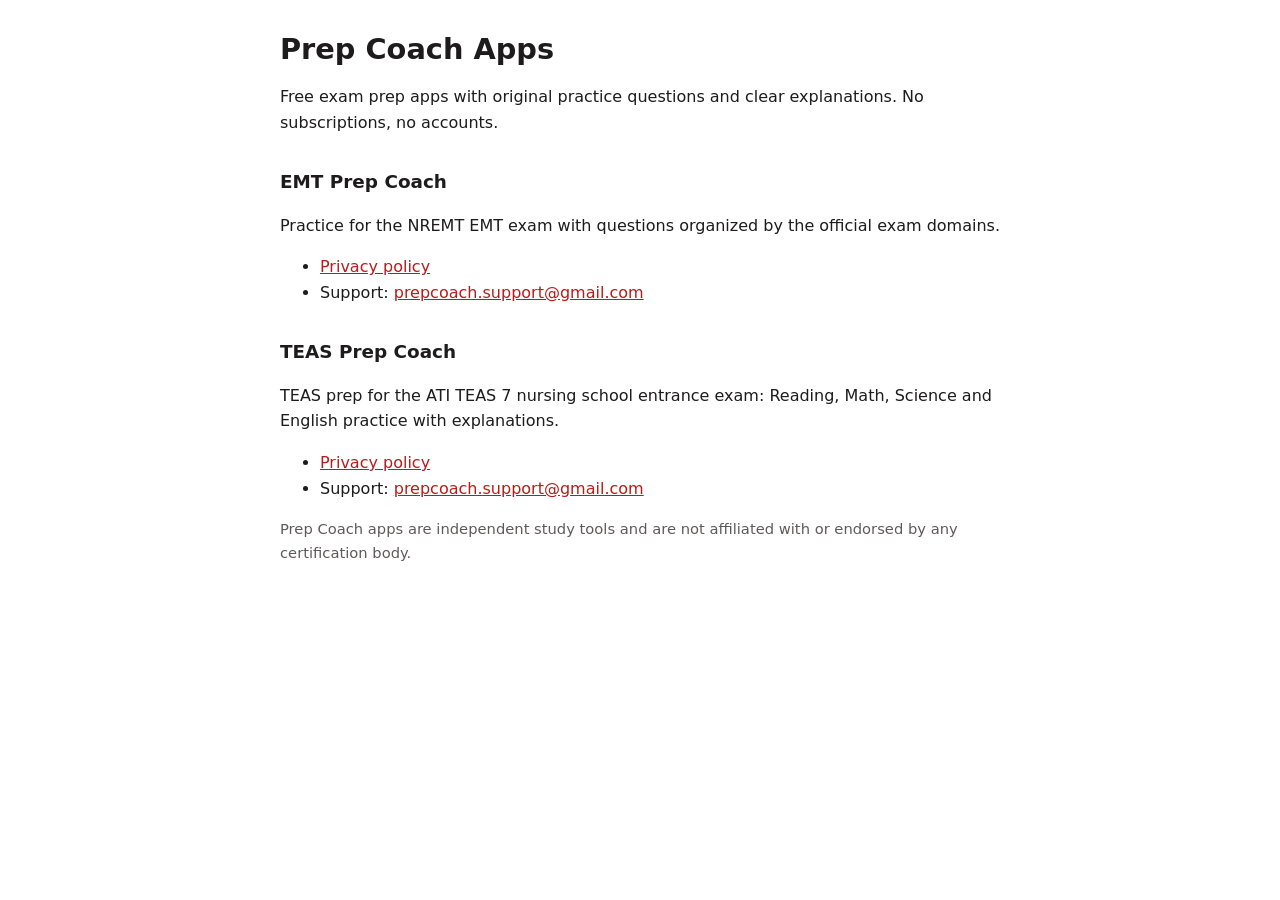
<file: index.html>
<!doctype html>
<html lang="en">
<head>
<meta charset="utf-8">
<meta name="viewport" content="width=device-width, initial-scale=1">
<title>Prep Coach Apps</title>
<meta name="description" content="Free, ad-supported exam prep apps for EMT, TEAS and other exams.">
<link rel="stylesheet" href="style.css">
</head>
<body>
<main>
<h1>Prep Coach Apps</h1>
<p>Free exam prep apps with original practice questions and clear explanations. No subscriptions, no accounts.</p>

<h2>EMT Prep Coach</h2>
<p>Practice for the NREMT EMT exam with questions organized by the official exam domains.</p>
<ul>
<li><a href="emt/privacy/">Privacy policy</a></li>
<li>Support: <a href="mailto:prepcoach.support@gmail.com">prepcoach.support@gmail.com</a></li>
</ul>
<h2>TEAS Prep Coach</h2>
<p>TEAS prep for the ATI TEAS 7 nursing school entrance exam: Reading, Math, Science and English practice with explanations.</p>
<ul>
<li><a href="teas/privacy/">Privacy policy</a></li>
<li>Support: <a href="mailto:prepcoach.support@gmail.com">prepcoach.support@gmail.com</a></li>
</ul>

<p class="muted">Prep Coach apps are independent study tools and are not affiliated with or endorsed by any certification body.</p>
</main>
</body>
</html>
</file>
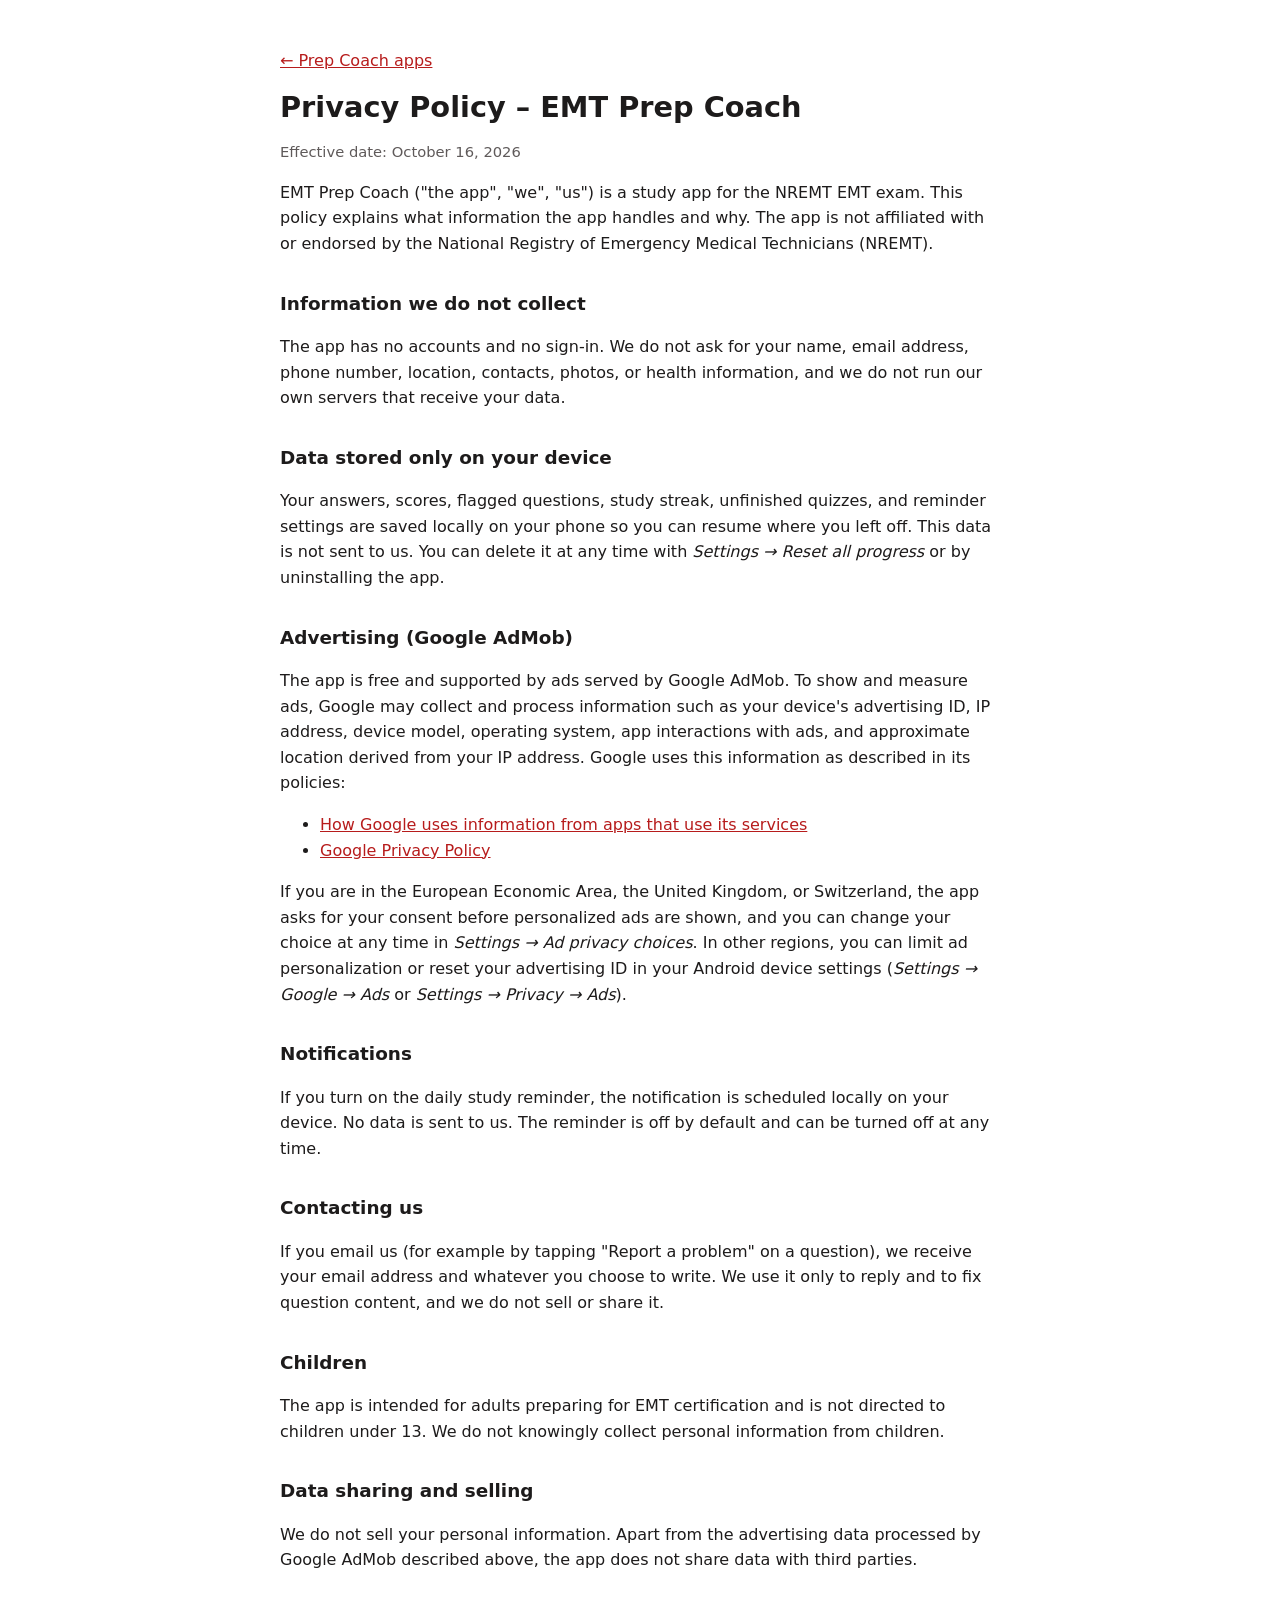
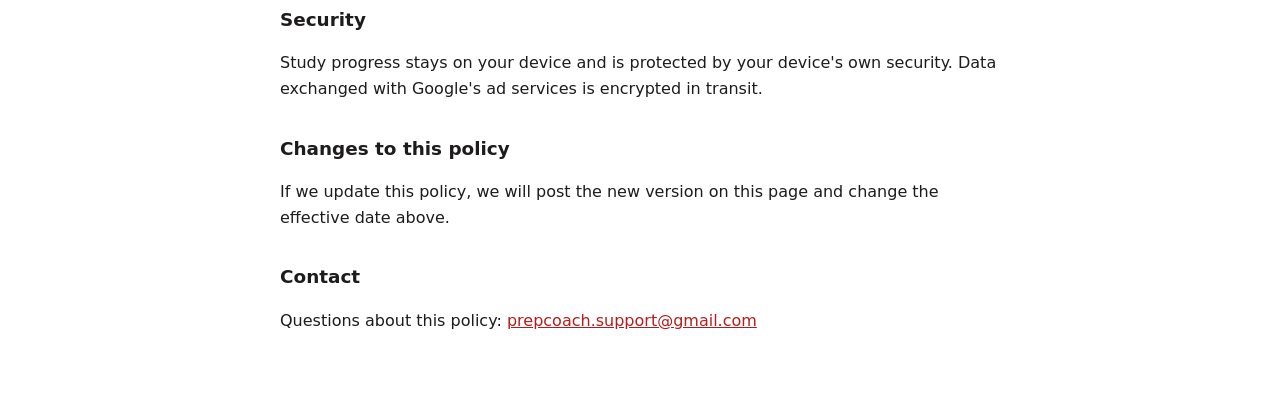
<file: emt/privacy/index.html>
<!doctype html>
<html lang="en">
<head>
<meta charset="utf-8">
<meta name="viewport" content="width=device-width, initial-scale=1">
<title>Privacy Policy – EMT Prep Coach</title>
<meta name="description" content="Privacy policy for the EMT Prep Coach Android app.">
<link rel="stylesheet" href="../../style.css">
</head>
<body>
<main>
<p><a href="../../">← Prep Coach apps</a></p>
<h1>Privacy Policy – EMT Prep Coach</h1>
<p class="muted">Effective date: October 16, 2026</p>

<p>EMT Prep Coach ("the app", "we", "us") is a study app for the NREMT EMT exam. This policy explains what information the app handles and why. The app is not affiliated with or endorsed by the National Registry of Emergency Medical Technicians (NREMT).</p>

<h2>Information we do not collect</h2>
<p>The app has no accounts and no sign-in. We do not ask for your name, email address, phone number, location, contacts, photos, or health information, and we do not run our own servers that receive your data.</p>

<h2>Data stored only on your device</h2>
<p>Your answers, scores, flagged questions, study streak, unfinished quizzes, and reminder settings are saved locally on your phone so you can resume where you left off. This data is not sent to us. You can delete it at any time with <em>Settings → Reset all progress</em> or by uninstalling the app.</p>

<h2>Advertising (Google AdMob)</h2>
<p>The app is free and supported by ads served by Google AdMob. To show and measure ads, Google may collect and process information such as your device's advertising ID, IP address, device model, operating system, app interactions with ads, and approximate location derived from your IP address. Google uses this information as described in its policies:</p>
<ul>
<li><a href="https://policies.google.com/technologies/partner-sites">How Google uses information from apps that use its services</a></li>
<li><a href="https://policies.google.com/privacy">Google Privacy Policy</a></li>
</ul>
<p>If you are in the European Economic Area, the United Kingdom, or Switzerland, the app asks for your consent before personalized ads are shown, and you can change your choice at any time in <em>Settings → Ad privacy choices</em>. In other regions, you can limit ad personalization or reset your advertising ID in your Android device settings (<em>Settings → Google → Ads</em> or <em>Settings → Privacy → Ads</em>).</p>

<h2>Notifications</h2>
<p>If you turn on the daily study reminder, the notification is scheduled locally on your device. No data is sent to us. The reminder is off by default and can be turned off at any time.</p>

<h2>Contacting us</h2>
<p>If you email us (for example by tapping "Report a problem" on a question), we receive your email address and whatever you choose to write. We use it only to reply and to fix question content, and we do not sell or share it.</p>

<h2>Children</h2>
<p>The app is intended for adults preparing for EMT certification and is not directed to children under 13. We do not knowingly collect personal information from children.</p>

<h2>Data sharing and selling</h2>
<p>We do not sell your personal information. Apart from the advertising data processed by Google AdMob described above, the app does not share data with third parties.</p>

<h2>Security</h2>
<p>Study progress stays on your device and is protected by your device's own security. Data exchanged with Google's ad services is encrypted in transit.</p>

<h2>Changes to this policy</h2>
<p>If we update this policy, we will post the new version on this page and change the effective date above.</p>

<h2>Contact</h2>
<p>Questions about this policy: <a href="mailto:prepcoach.support@gmail.com">prepcoach.support@gmail.com</a></p>
</main>
</body>
</html>
</file>
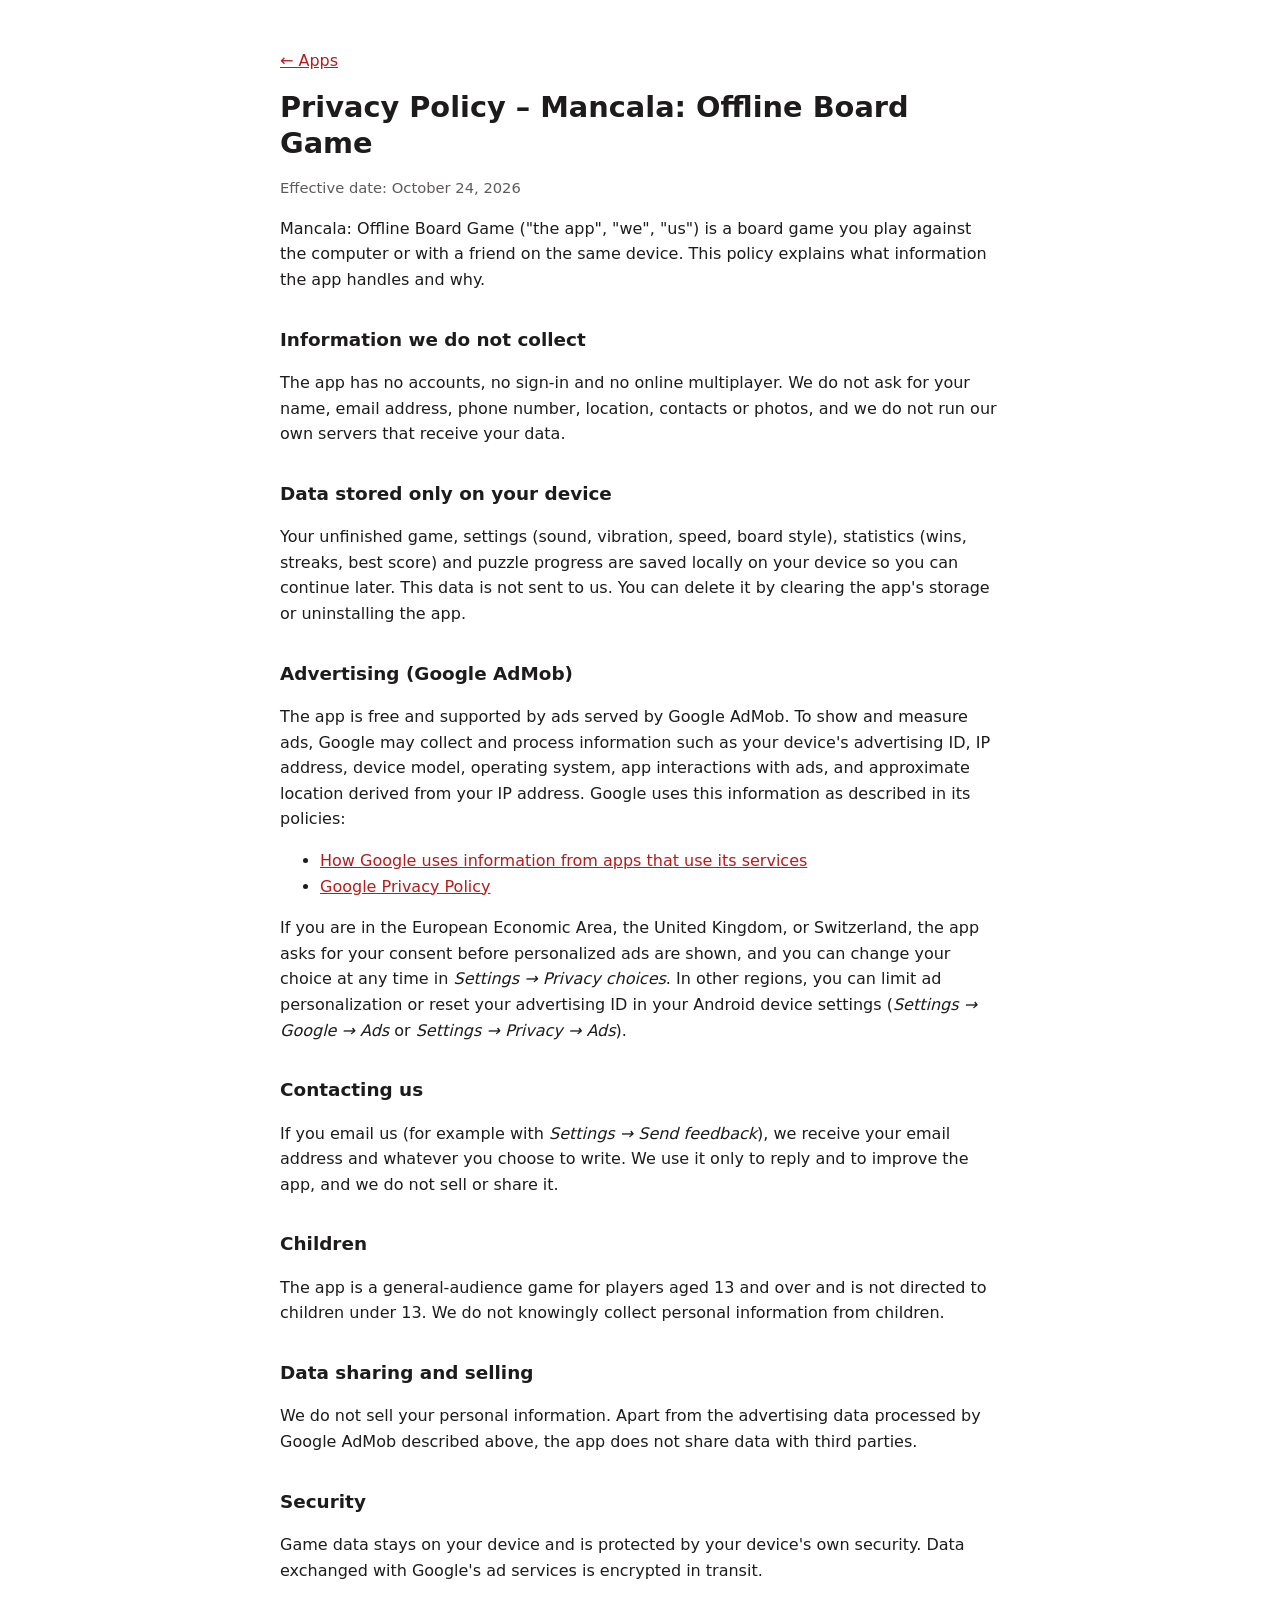
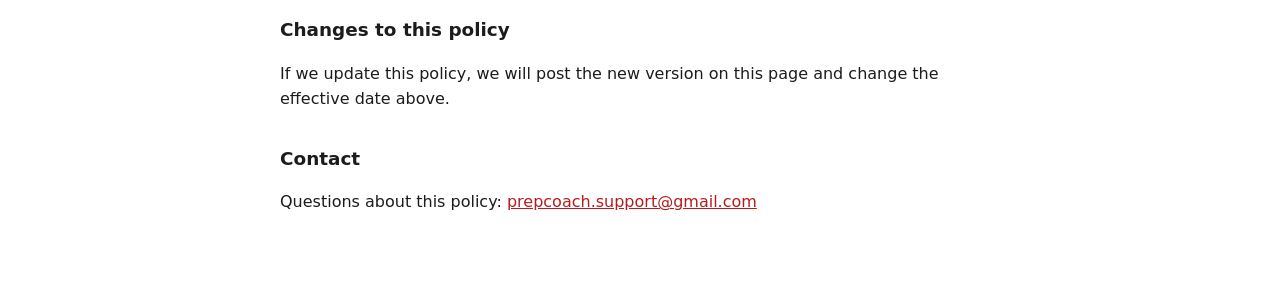
<file: mancala/privacy/index.html>
<!doctype html>
<html lang="en">
<head>
<meta charset="utf-8">
<meta name="viewport" content="width=device-width, initial-scale=1">
<title>Privacy Policy – Mancala: Offline Board Game</title>
<meta name="description" content="Privacy policy for the Mancala: Offline Board Game Android app.">
<link rel="stylesheet" href="../../style.css">
</head>
<body>
<main>
<p><a href="../../">← Apps</a></p>
<h1>Privacy Policy – Mancala: Offline Board Game</h1>
<p class="muted">Effective date: October 24, 2026</p>

<p>Mancala: Offline Board Game ("the app", "we", "us") is a board game you play against the computer or with a friend on the same device. This policy explains what information the app handles and why.</p>

<h2>Information we do not collect</h2>
<p>The app has no accounts, no sign-in and no online multiplayer. We do not ask for your name, email address, phone number, location, contacts or photos, and we do not run our own servers that receive your data.</p>

<h2>Data stored only on your device</h2>
<p>Your unfinished game, settings (sound, vibration, speed, board style), statistics (wins, streaks, best score) and puzzle progress are saved locally on your device so you can continue later. This data is not sent to us. You can delete it by clearing the app's storage or uninstalling the app.</p>

<h2>Advertising (Google AdMob)</h2>
<p>The app is free and supported by ads served by Google AdMob. To show and measure ads, Google may collect and process information such as your device's advertising ID, IP address, device model, operating system, app interactions with ads, and approximate location derived from your IP address. Google uses this information as described in its policies:</p>
<ul>
<li><a href="https://policies.google.com/technologies/partner-sites">How Google uses information from apps that use its services</a></li>
<li><a href="https://policies.google.com/privacy">Google Privacy Policy</a></li>
</ul>
<p>If you are in the European Economic Area, the United Kingdom, or Switzerland, the app asks for your consent before personalized ads are shown, and you can change your choice at any time in <em>Settings → Privacy choices</em>. In other regions, you can limit ad personalization or reset your advertising ID in your Android device settings (<em>Settings → Google → Ads</em> or <em>Settings → Privacy → Ads</em>).</p>

<h2>Contacting us</h2>
<p>If you email us (for example with <em>Settings → Send feedback</em>), we receive your email address and whatever you choose to write. We use it only to reply and to improve the app, and we do not sell or share it.</p>

<h2>Children</h2>
<p>The app is a general-audience game for players aged 13 and over and is not directed to children under 13. We do not knowingly collect personal information from children.</p>

<h2>Data sharing and selling</h2>
<p>We do not sell your personal information. Apart from the advertising data processed by Google AdMob described above, the app does not share data with third parties.</p>

<h2>Security</h2>
<p>Game data stays on your device and is protected by your device's own security. Data exchanged with Google's ad services is encrypted in transit.</p>

<h2>Changes to this policy</h2>
<p>If we update this policy, we will post the new version on this page and change the effective date above.</p>

<h2>Contact</h2>
<p>Questions about this policy: <a href="mailto:prepcoach.support@gmail.com">prepcoach.support@gmail.com</a></p>
</main>
</body>
</html>
</file>
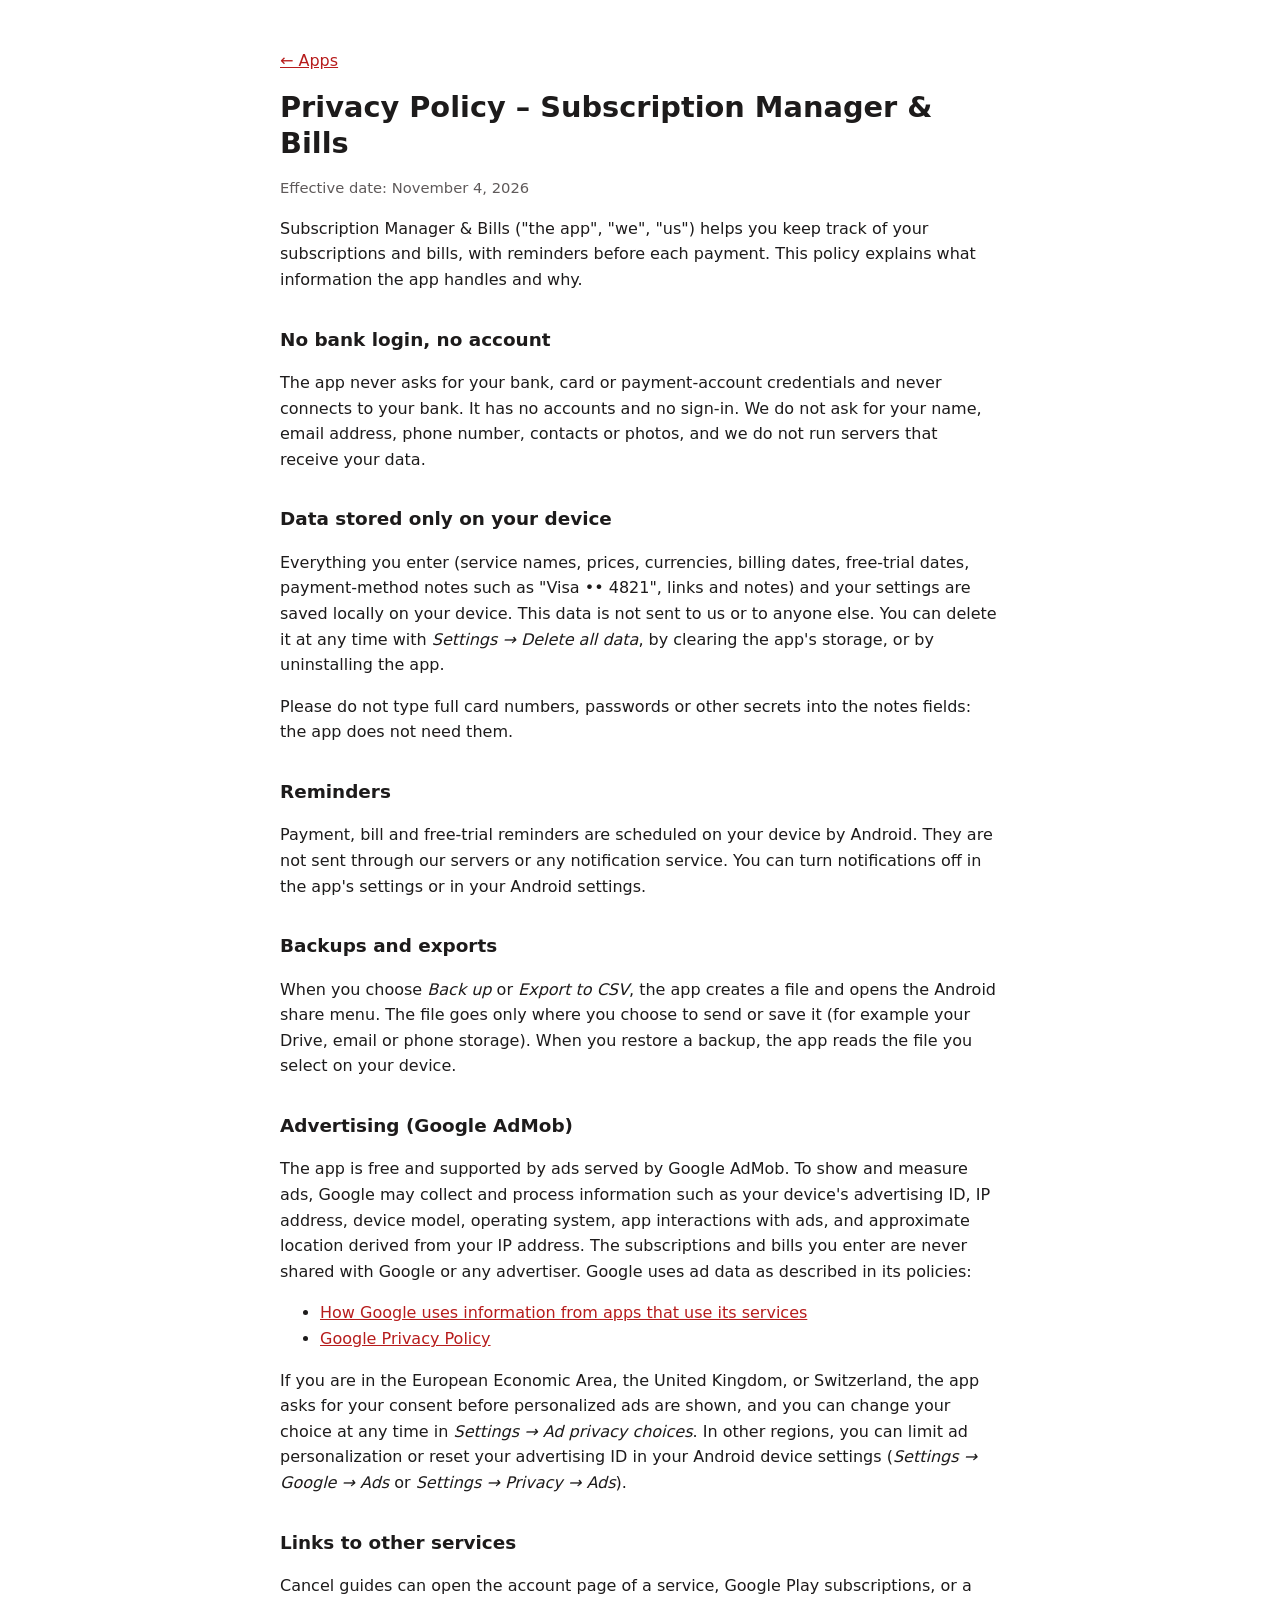
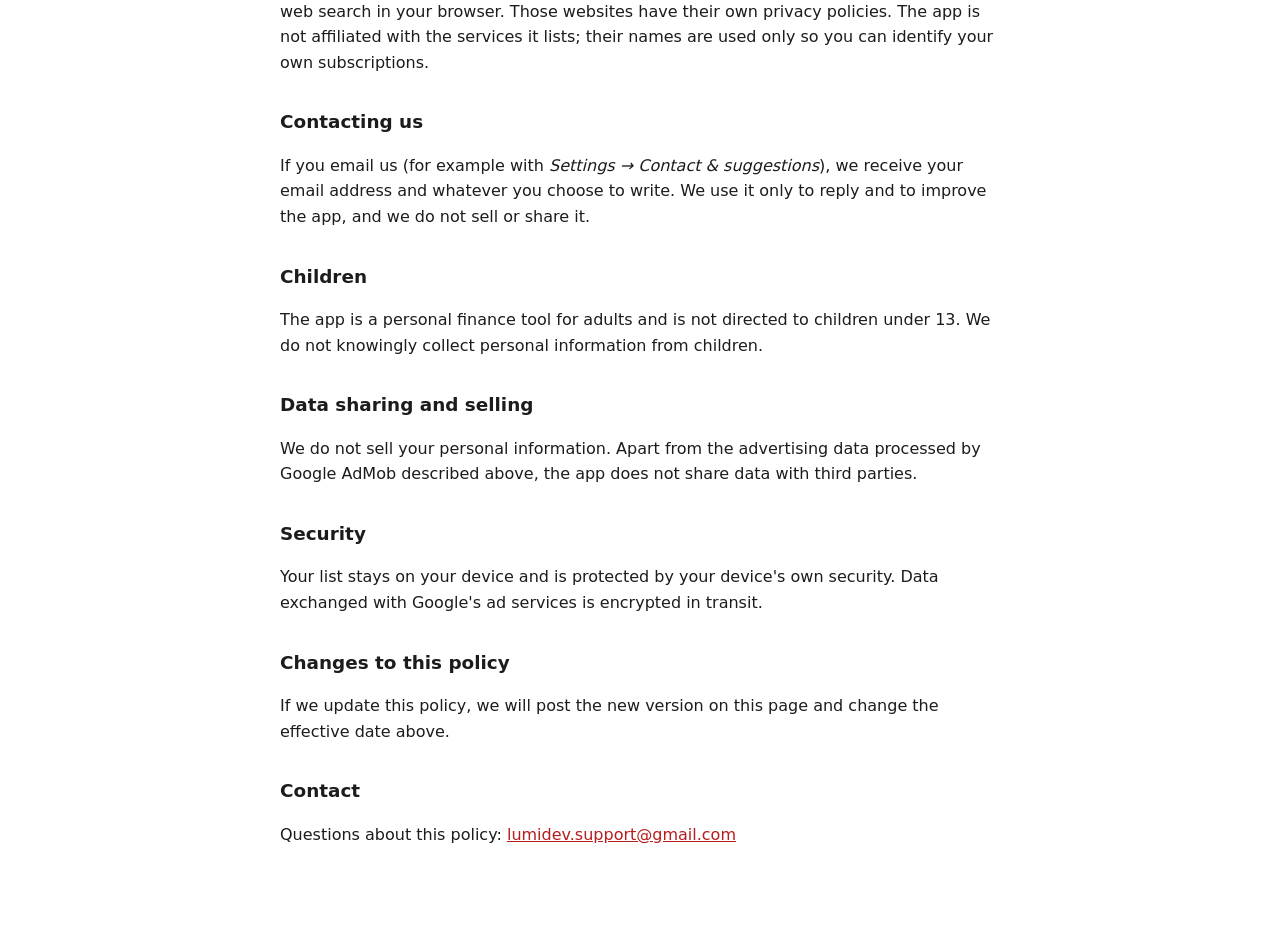
<file: subscriptions/privacy/index.html>
<!doctype html>
<html lang="en">
<head>
<meta charset="utf-8">
<meta name="viewport" content="width=device-width, initial-scale=1">
<title>Privacy Policy – Subscription Manager &amp; Bills</title>
<meta name="description" content="Privacy policy for the Subscription Manager &amp; Bills Android app.">
<link rel="stylesheet" href="../../style.css">
</head>
<body>
<main>
<p><a href="../../">← Apps</a></p>
<h1>Privacy Policy – Subscription Manager &amp; Bills</h1>
<p class="muted">Effective date: November 4, 2026</p>

<p>Subscription Manager &amp; Bills ("the app", "we", "us") helps you keep track of your subscriptions and bills, with reminders before each payment. This policy explains what information the app handles and why.</p>

<h2>No bank login, no account</h2>
<p>The app never asks for your bank, card or payment-account credentials and never connects to your bank. It has no accounts and no sign-in. We do not ask for your name, email address, phone number, contacts or photos, and we do not run servers that receive your data.</p>

<h2>Data stored only on your device</h2>
<p>Everything you enter (service names, prices, currencies, billing dates, free-trial dates, payment-method notes such as "Visa •• 4821", links and notes) and your settings are saved locally on your device. This data is not sent to us or to anyone else. You can delete it at any time with <em>Settings → Delete all data</em>, by clearing the app's storage, or by uninstalling the app.</p>
<p>Please do not type full card numbers, passwords or other secrets into the notes fields: the app does not need them.</p>

<h2>Reminders</h2>
<p>Payment, bill and free-trial reminders are scheduled on your device by Android. They are not sent through our servers or any notification service. You can turn notifications off in the app's settings or in your Android settings.</p>

<h2>Backups and exports</h2>
<p>When you choose <em>Back up</em> or <em>Export to CSV</em>, the app creates a file and opens the Android share menu. The file goes only where you choose to send or save it (for example your Drive, email or phone storage). When you restore a backup, the app reads the file you select on your device.</p>

<h2>Advertising (Google AdMob)</h2>
<p>The app is free and supported by ads served by Google AdMob. To show and measure ads, Google may collect and process information such as your device's advertising ID, IP address, device model, operating system, app interactions with ads, and approximate location derived from your IP address. The subscriptions and bills you enter are never shared with Google or any advertiser. Google uses ad data as described in its policies:</p>
<ul>
<li><a href="https://policies.google.com/technologies/partner-sites">How Google uses information from apps that use its services</a></li>
<li><a href="https://policies.google.com/privacy">Google Privacy Policy</a></li>
</ul>
<p>If you are in the European Economic Area, the United Kingdom, or Switzerland, the app asks for your consent before personalized ads are shown, and you can change your choice at any time in <em>Settings → Ad privacy choices</em>. In other regions, you can limit ad personalization or reset your advertising ID in your Android device settings (<em>Settings → Google → Ads</em> or <em>Settings → Privacy → Ads</em>).</p>

<h2>Links to other services</h2>
<p>Cancel guides can open the account page of a service, Google Play subscriptions, or a web search in your browser. Those websites have their own privacy policies. The app is not affiliated with the services it lists; their names are used only so you can identify your own subscriptions.</p>

<h2>Contacting us</h2>
<p>If you email us (for example with <em>Settings → Contact &amp; suggestions</em>), we receive your email address and whatever you choose to write. We use it only to reply and to improve the app, and we do not sell or share it.</p>

<h2>Children</h2>
<p>The app is a personal finance tool for adults and is not directed to children under 13. We do not knowingly collect personal information from children.</p>

<h2>Data sharing and selling</h2>
<p>We do not sell your personal information. Apart from the advertising data processed by Google AdMob described above, the app does not share data with third parties.</p>

<h2>Security</h2>
<p>Your list stays on your device and is protected by your device's own security. Data exchanged with Google's ad services is encrypted in transit.</p>

<h2>Changes to this policy</h2>
<p>If we update this policy, we will post the new version on this page and change the effective date above.</p>

<h2>Contact</h2>
<p>Questions about this policy: <a href="mailto:lumidev.support@gmail.com">lumidev.support@gmail.com</a></p>
</main>
</body>
</html>
</file>
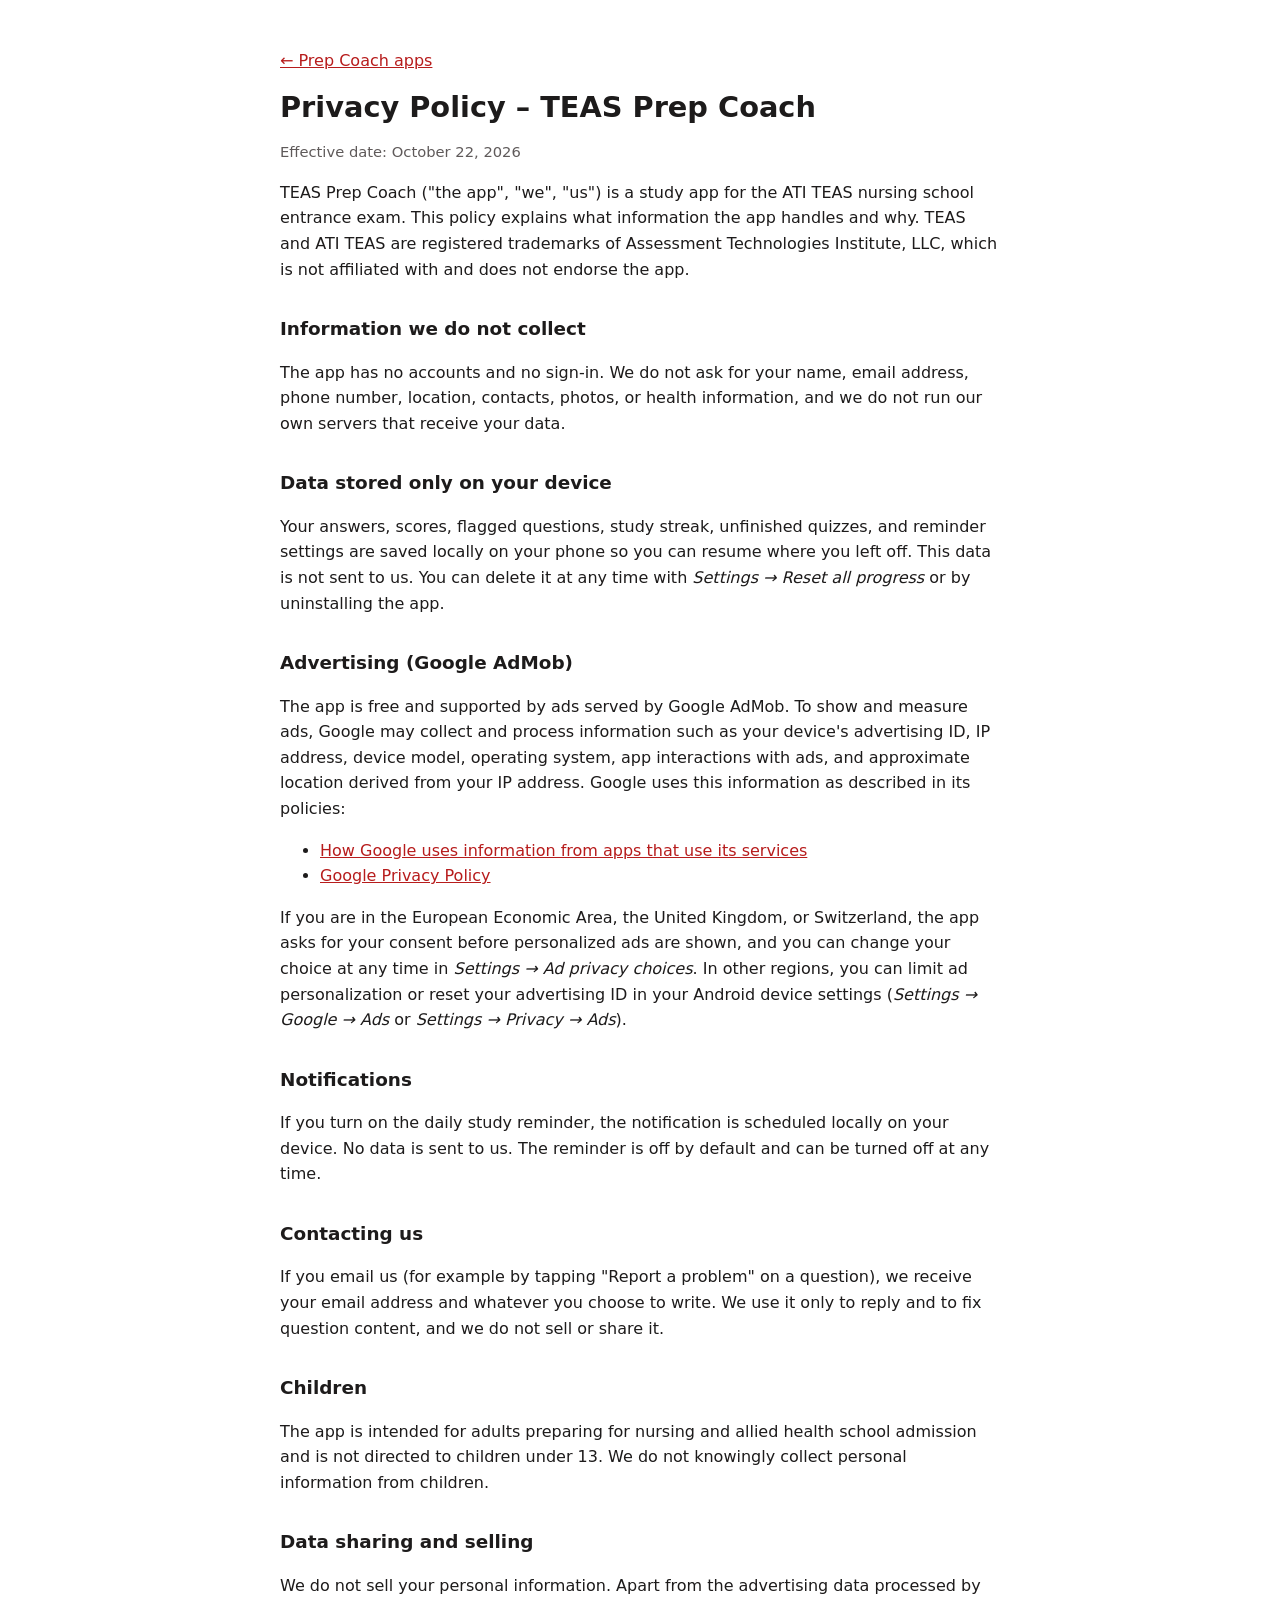
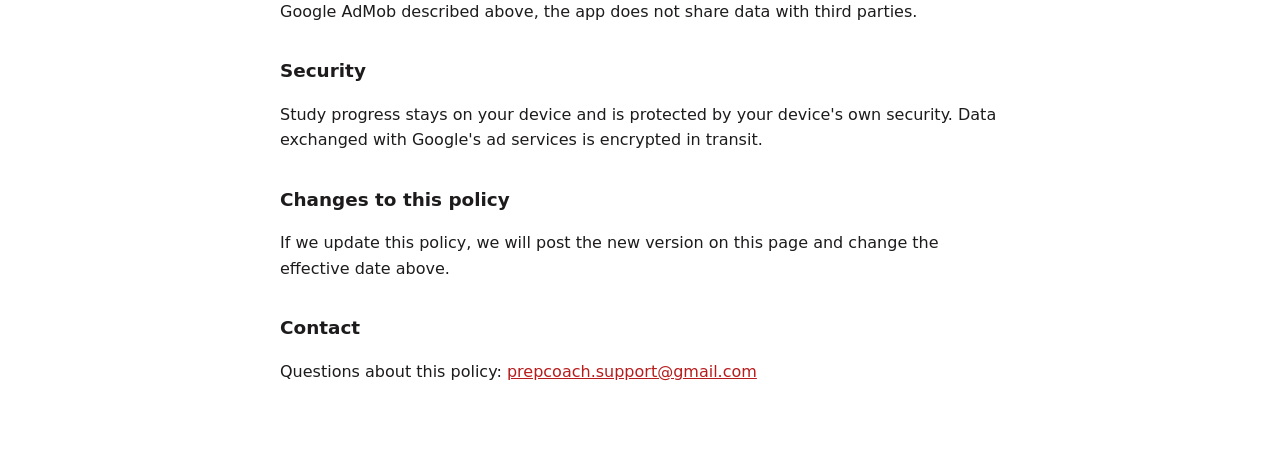
<file: teas/privacy/index.html>
<!doctype html>
<html lang="en">
<head>
<meta charset="utf-8">
<meta name="viewport" content="width=device-width, initial-scale=1">
<title>Privacy Policy – TEAS Prep Coach</title>
<meta name="description" content="Privacy policy for the TEAS Prep Coach Android app.">
<link rel="stylesheet" href="../../style.css">
</head>
<body>
<main>
<p><a href="../../">← Prep Coach apps</a></p>
<h1>Privacy Policy – TEAS Prep Coach</h1>
<p class="muted">Effective date: October 22, 2026</p>

<p>TEAS Prep Coach ("the app", "we", "us") is a study app for the ATI TEAS nursing school entrance exam. This policy explains what information the app handles and why. TEAS and ATI TEAS are registered trademarks of Assessment Technologies Institute, LLC, which is not affiliated with and does not endorse the app.</p>

<h2>Information we do not collect</h2>
<p>The app has no accounts and no sign-in. We do not ask for your name, email address, phone number, location, contacts, photos, or health information, and we do not run our own servers that receive your data.</p>

<h2>Data stored only on your device</h2>
<p>Your answers, scores, flagged questions, study streak, unfinished quizzes, and reminder settings are saved locally on your phone so you can resume where you left off. This data is not sent to us. You can delete it at any time with <em>Settings → Reset all progress</em> or by uninstalling the app.</p>

<h2>Advertising (Google AdMob)</h2>
<p>The app is free and supported by ads served by Google AdMob. To show and measure ads, Google may collect and process information such as your device's advertising ID, IP address, device model, operating system, app interactions with ads, and approximate location derived from your IP address. Google uses this information as described in its policies:</p>
<ul>
<li><a href="https://policies.google.com/technologies/partner-sites">How Google uses information from apps that use its services</a></li>
<li><a href="https://policies.google.com/privacy">Google Privacy Policy</a></li>
</ul>
<p>If you are in the European Economic Area, the United Kingdom, or Switzerland, the app asks for your consent before personalized ads are shown, and you can change your choice at any time in <em>Settings → Ad privacy choices</em>. In other regions, you can limit ad personalization or reset your advertising ID in your Android device settings (<em>Settings → Google → Ads</em> or <em>Settings → Privacy → Ads</em>).</p>

<h2>Notifications</h2>
<p>If you turn on the daily study reminder, the notification is scheduled locally on your device. No data is sent to us. The reminder is off by default and can be turned off at any time.</p>

<h2>Contacting us</h2>
<p>If you email us (for example by tapping "Report a problem" on a question), we receive your email address and whatever you choose to write. We use it only to reply and to fix question content, and we do not sell or share it.</p>

<h2>Children</h2>
<p>The app is intended for adults preparing for nursing and allied health school admission and is not directed to children under 13. We do not knowingly collect personal information from children.</p>

<h2>Data sharing and selling</h2>
<p>We do not sell your personal information. Apart from the advertising data processed by Google AdMob described above, the app does not share data with third parties.</p>

<h2>Security</h2>
<p>Study progress stays on your device and is protected by your device's own security. Data exchanged with Google's ad services is encrypted in transit.</p>

<h2>Changes to this policy</h2>
<p>If we update this policy, we will post the new version on this page and change the effective date above.</p>

<h2>Contact</h2>
<p>Questions about this policy: <a href="mailto:prepcoach.support@gmail.com">prepcoach.support@gmail.com</a></p>
</main>
</body>
</html>
</file>
<file: style.css>
:root { color-scheme: light dark; --fg: #1d1b1b; --muted: #5f5a5a; --link: #b71c1c; --bg: #fff; }
@media (prefers-color-scheme: dark) { :root { --fg: #ece6e6; --muted: #a9a1a1; --link: #ff8a80; --bg: #141212; } }
body { margin: 0; background: var(--bg); color: var(--fg); font: 16px/1.6 system-ui, -apple-system, "Segoe UI", Roboto, sans-serif; }
main { max-width: 720px; margin: 0 auto; padding: 32px 16px 64px; }
h1 { font-size: 1.8rem; line-height: 1.25; margin: 0 0 8px; }
h2 { font-size: 1.15rem; margin: 32px 0 8px; }
a { color: var(--link); }
.muted { color: var(--muted); font-size: 0.92rem; }
</file>
